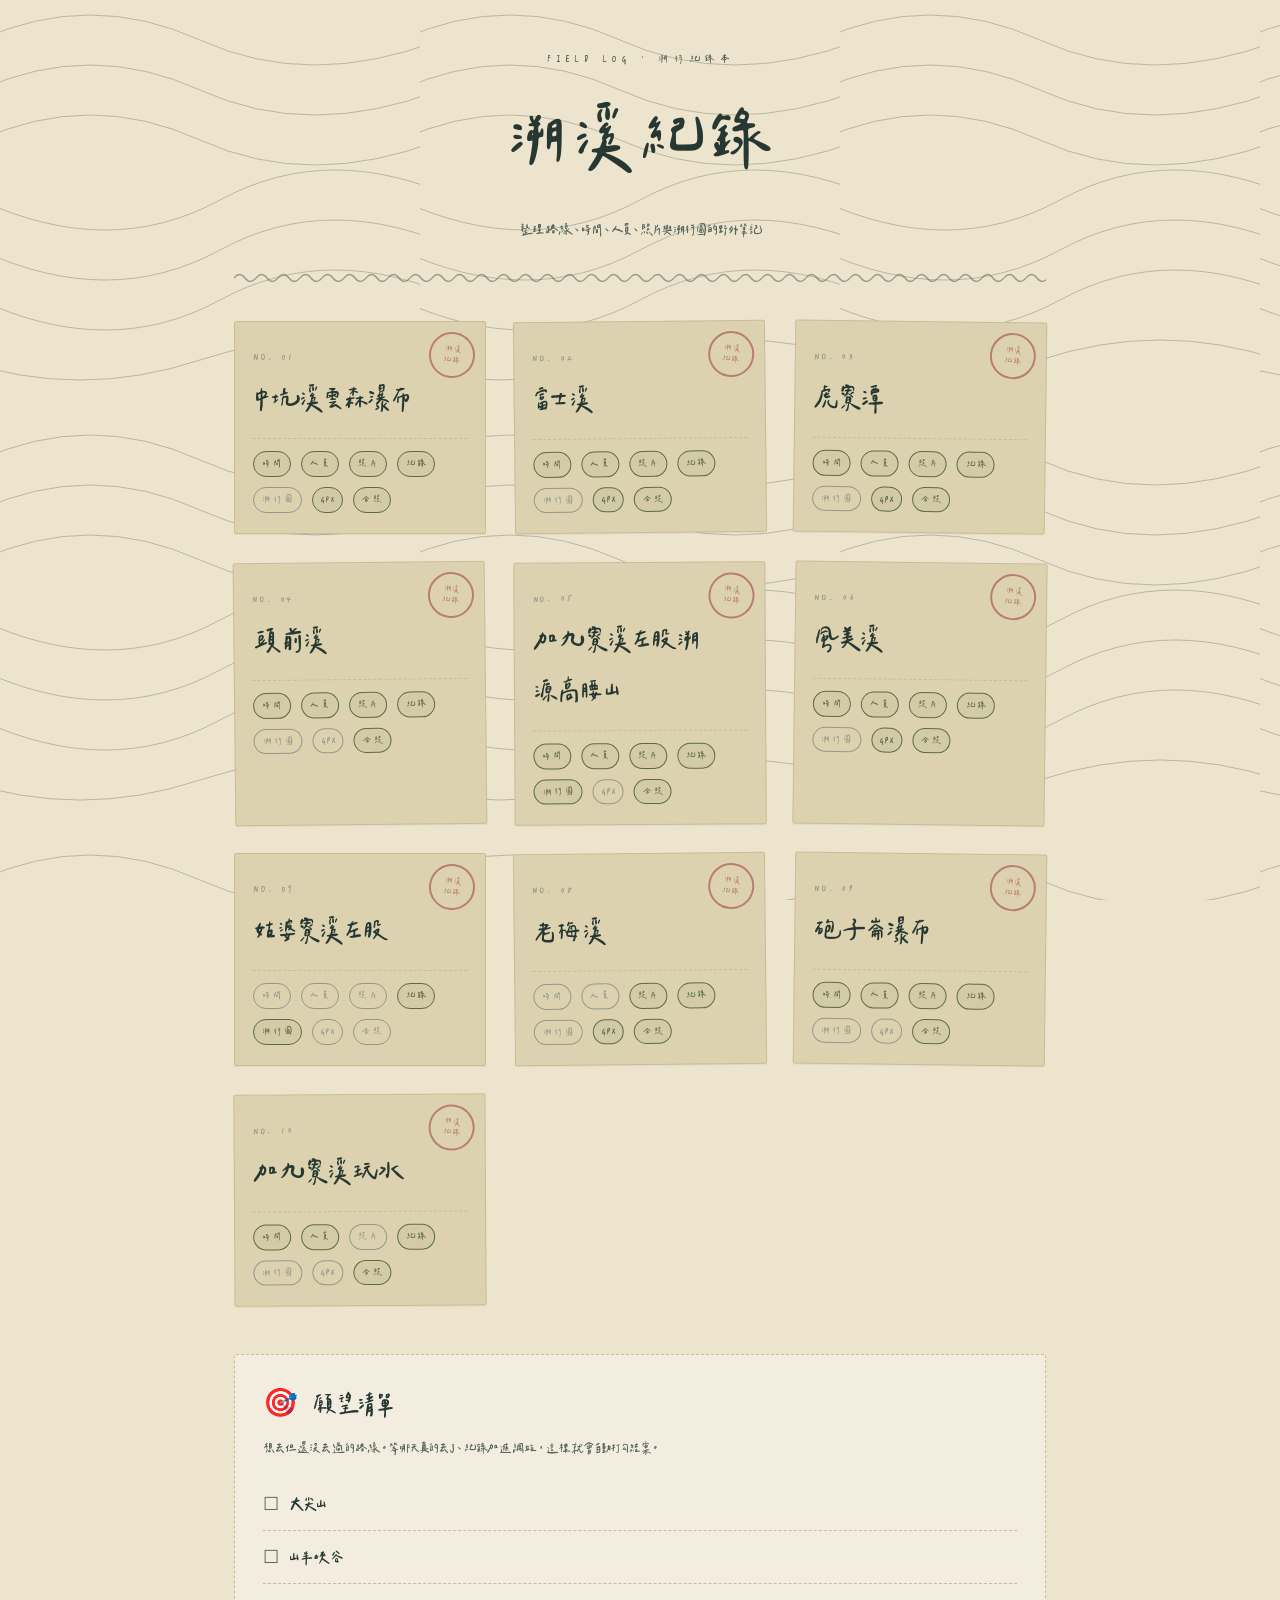
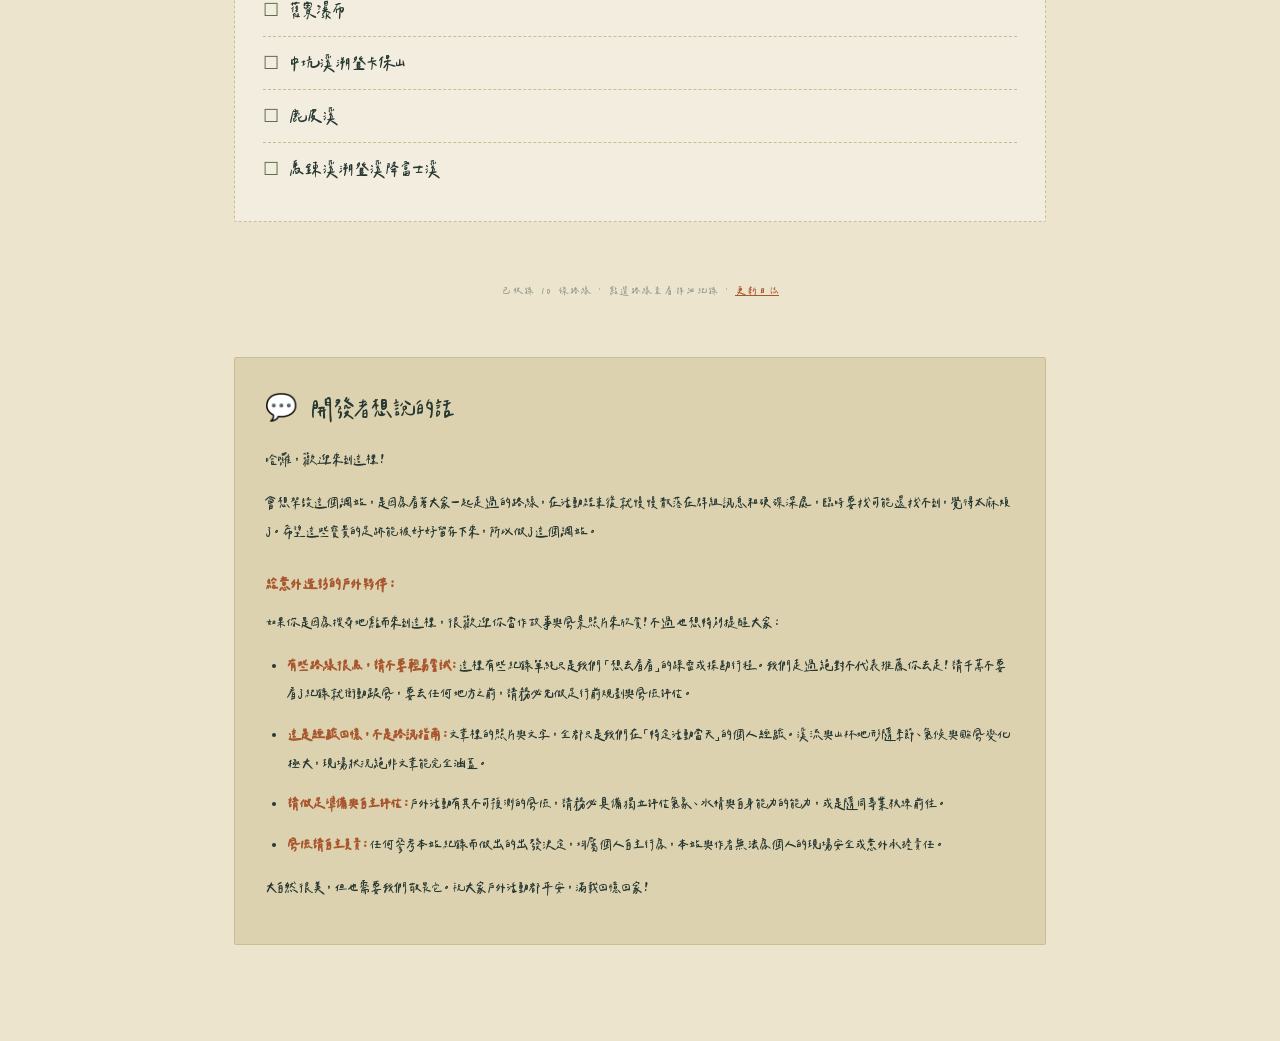
<file: index.html>
<!DOCTYPE html>
<html lang="zh-Hant">
<head>
<meta charset="UTF-8">
<meta name="viewport" content="width=device-width, initial-scale=1.0">
<title>溯溪紀錄</title>
<link rel="stylesheet" href="css/style.css">
</head>
<body>

<svg class="topo-bg" xmlns="http://www.w3.org/2000/svg" width="100%" height="100%" preserveAspectRatio="none">
  <defs>
    <pattern id="topo" width="420" height="420" patternUnits="userSpaceOnUse">
      <g fill="none" stroke="#56635a" stroke-width="1">
        <path d="M-20 40 Q 90 -10, 200 40 T 440 40" />
        <path d="M-20 90 Q 90 40, 200 90 T 440 90" />
        <path d="M-20 140 Q 90 90, 200 140 T 440 140" />
        <path d="M-20 200 Q 110 260, 220 200 T 460 200" />
        <path d="M-20 250 Q 110 310, 220 250 T 460 250" />
        <path d="M-20 300 Q 110 360, 220 300 T 460 300" />
        <path d="M-40 360 Q 80 400, 200 360 T 440 360" />
      </g>
    </pattern>
  </defs>
  <rect width="100%" height="100%" fill="url(#topo)" />
</svg>

<div class="page">

  <header class="masthead">
    <div class="eyebrow">FIELD LOG · 溯行紀錄本</div>
    <h1>溯溪紀錄</h1>
    <p class="sub">整理路線、時間、人員、照片與溯行圖的野外筆記</p>
  </header>

  <div class="divider"></div>

  <div class="stamp-grid" id="stampGrid"></div>

  <section class="wishlist" id="wishlist">
    <h2>🎯 願望清單</h2>
    <p class="wishlist-sub">想去但還沒去過的路線。等哪天真的去了、紀錄加進網站，這裡就會自動打勾結案。</p>
    <div id="wishlistPending"></div>
    <div id="wishlistDone"></div>
  </section>

  <footer class="note">已收錄 <span id="routeCount"></span> 條路線 · 點選路線查看詳細紀錄 · <a href="changelog.html">更新日誌</a></footer>

  <section class="dev-note" id="developer-note">
    <h2>💬 開發者想說的話</h2>

    <p>哈囉，歡迎來到這裡！</p>

    <p>會想架設這個網站，是因為看著大家一起走過的路線，在活動結束後就慢慢散落在群組訊息和硬碟深處，臨時要找可能還找不到，覺得太麻煩了。希望這些寶貴的足跡能被好好留存下來，所以做了這個網站。</p>

    <h3>給意外造訪的戶外夥伴：</h3>

    <p>如果你是因為搜尋地點而來到這裡，很歡迎你當作故事與風景照片來欣賞！不過也想特別提醒大家：</p>

    <ul>
      <li><strong>有些路線很鳥，請不要輕易嘗試：</strong>這裡有些紀錄單純只是我們「想去看看」的踩雷或探勘行程。我們走過絕對不代表推薦你去走！請千萬不要看了紀錄就衝動跟風，要去任何地方之前，請務必先做足行前規劃與風險評估。</li>
      <li><strong>這是經驗回憶，不是路訊指南：</strong>文章裡的照片與文字，全都只是我們在「特定活動當天」的個人經驗。溪流與山林地形隨季節、氣候與颱風變化極大，現場狀況絕非文章能完全涵蓋。</li>
      <li><strong>請做足準備與自主評估：</strong>戶外活動有其不可預測的風險，請務必具備獨立評估氣象、水情與自身能力的能力，或是隨同專業教練前往。</li>
      <li><strong>風險請自主負責：</strong>任何參考本站紀錄而做出的出發決定，均屬個人自主行為，本站與作者無法為個人的現場安全或意外承擔責任。</li>
    </ul>

    <p>大自然很美，但也需要我們敬畏它。祝大家戶外活動都平安，滿載回憶回家！</p>
  </section>

</div>

<script src="js/routes-data.js"></script>
<script src="js/wishlist-data.js"></script>
<script>
  const grid = document.getElementById("stampGrid");

  ROUTES.forEach((route, i) => {
    const no = String(i + 1).padStart(2, "0");
    const iconsHtml = FIELD_META.map(f => {
      const filled = hasField(route, f.key);
      return `<span class="field-icon ${filled ? "filled" : ""}">${f.label}</span>`;
    }).join("");

    const visitCount = route.trips.length;
    const ringText = visitCount > 1 ? `去了<br>${visitCount} 次` : "溯溪<br>紀錄";

    const card = document.createElement("a");
    card.className = "stamp-card";
    card.href = `route.html?r=${route.slug}`;
    card.innerHTML = `
      <div class="stamp-ring">${ringText}</div>
      <div class="route-no">NO. ${no}</div>
      <h2>${route.name}</h2>
      <div class="field-icons">${iconsHtml}</div>
    `;
    grid.appendChild(card);
  });

  document.getElementById("routeCount").textContent = ROUTES.length;

  // ---- 願望清單 ----
  const pending = getPendingWishlist();
  const completed = getCompletedWishlist();
  const pendingEl = document.getElementById("wishlistPending");
  const doneEl = document.getElementById("wishlistDone");

  if (pending.length) {
    pendingEl.innerHTML = `<ul class="wish-list">` + pending.map(w => `
      <li class="wish-item">
        <span class="wish-box">☐</span>
        <span class="wish-name">${w.name}</span>
        ${w.note ? `<span class="wish-note">${w.note}</span>` : ""}
      </li>
    `).join("") + `</ul>`;
  } else {
    pendingEl.innerHTML = `<div class="wish-empty">願望清單清空了，該想想下一條要去哪了。</div>`;
  }

  if (completed.length) {
    doneEl.innerHTML = `
      <div class="wish-done-head">已完成 ${completed.length} 個願望</div>
      <ul class="wish-list wish-list-done">` + completed.map(w => `
        <li class="wish-item done">
          <span class="wish-box">☑</span>
          <a class="wish-name" href="route.html?r=${w.route.slug}">${w.name}</a>
        </li>
      `).join("") + `</ul>`;
  }
</script>

</body>
</html>
</file>
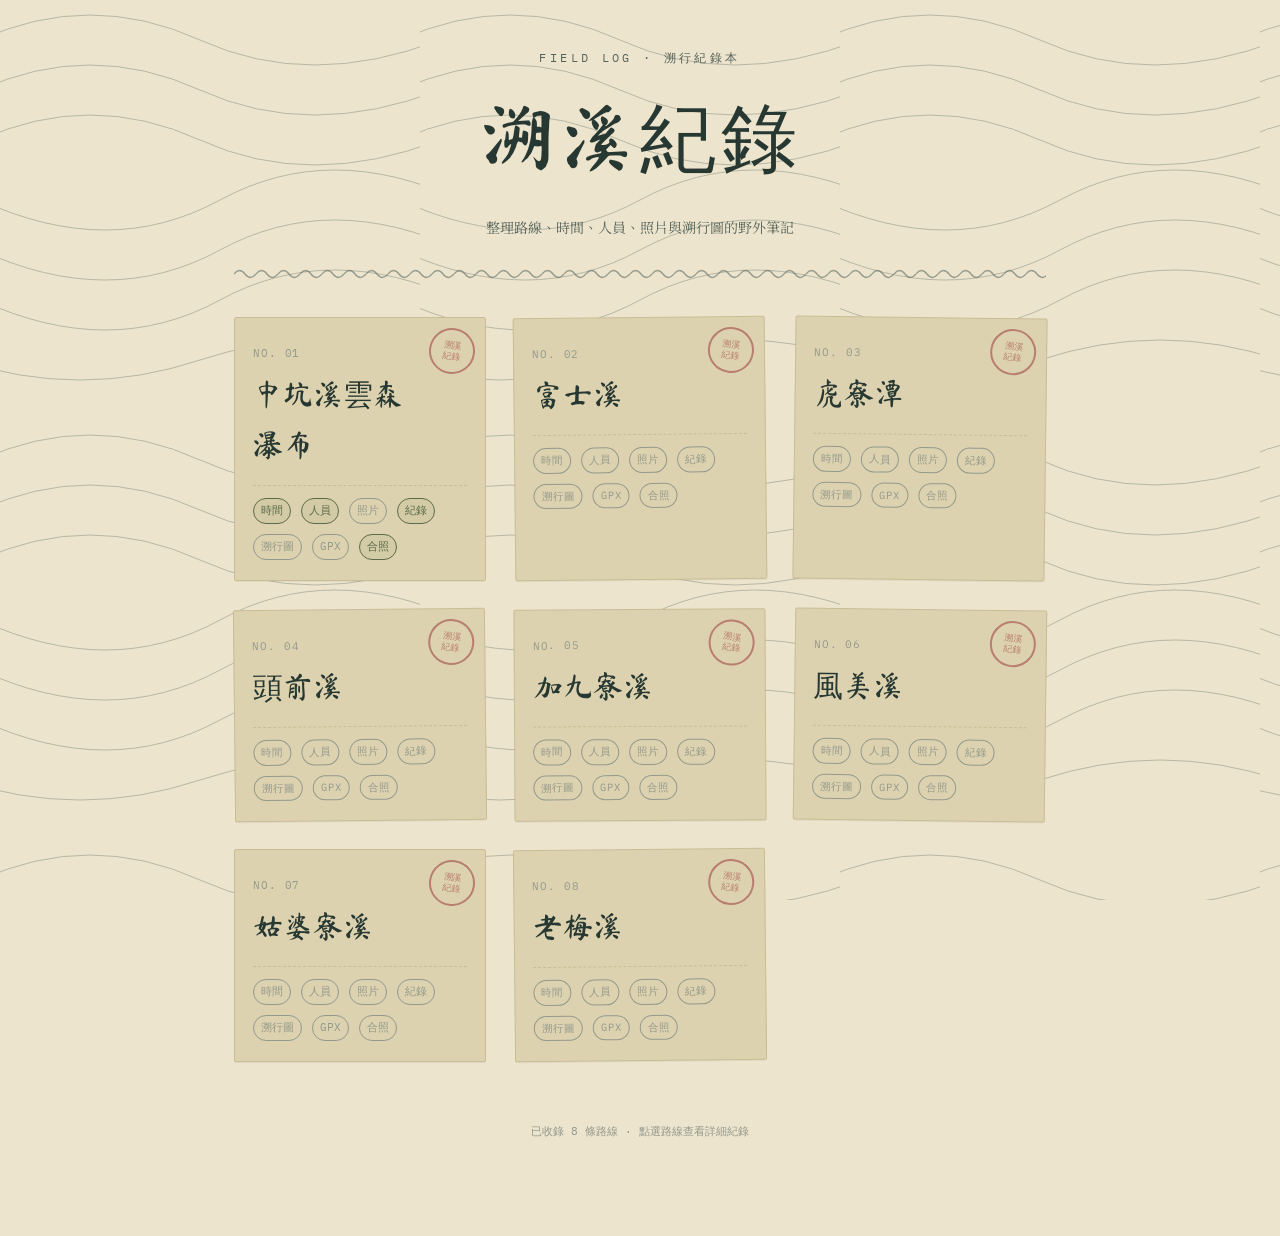
<file: canyoning-site/index.html>
<!DOCTYPE html>
<html lang="zh-Hant">
<head>
<meta charset="UTF-8">
<meta name="viewport" content="width=device-width, initial-scale=1.0">
<title>溯溪紀錄</title>
<link rel="stylesheet" href="css/style.css">
</head>
<body>

<svg class="topo-bg" xmlns="http://www.w3.org/2000/svg" width="100%" height="100%" preserveAspectRatio="none">
  <defs>
    <pattern id="topo" width="420" height="420" patternUnits="userSpaceOnUse">
      <g fill="none" stroke="#56635a" stroke-width="1">
        <path d="M-20 40 Q 90 -10, 200 40 T 440 40" />
        <path d="M-20 90 Q 90 40, 200 90 T 440 90" />
        <path d="M-20 140 Q 90 90, 200 140 T 440 140" />
        <path d="M-20 200 Q 110 260, 220 200 T 460 200" />
        <path d="M-20 250 Q 110 310, 220 250 T 460 250" />
        <path d="M-20 300 Q 110 360, 220 300 T 460 300" />
        <path d="M-40 360 Q 80 400, 200 360 T 440 360" />
      </g>
    </pattern>
  </defs>
  <rect width="100%" height="100%" fill="url(#topo)" />
</svg>

<div class="page">

  <header class="masthead">
    <div class="eyebrow">FIELD LOG · 溯行紀錄本</div>
    <h1>溯溪紀錄</h1>
    <p class="sub">整理路線、時間、人員、照片與溯行圖的野外筆記</p>
  </header>

  <div class="divider"></div>

  <div class="stamp-grid" id="stampGrid"></div>

  <footer class="note">已收錄 <span id="routeCount"></span> 條路線 · 點選路線查看詳細紀錄</footer>

</div>

<script src="js/routes-data.js"></script>
<script>
  const grid = document.getElementById("stampGrid");

  ROUTES.forEach((route, i) => {
    const no = String(i + 1).padStart(2, "0");
    const iconsHtml = FIELD_META.map(f => {
      const filled = hasField(route, f.key);
      return `<span class="field-icon ${filled ? "filled" : ""}">${f.label}</span>`;
    }).join("");

    const card = document.createElement("a");
    card.className = "stamp-card";
    card.href = `route.html?r=${route.slug}`;
    card.innerHTML = `
      <div class="stamp-ring">溯溪<br>紀錄</div>
      <div class="route-no">NO. ${no}</div>
      <h2>${route.name}</h2>
      <div class="field-icons">${iconsHtml}</div>
    `;
    grid.appendChild(card);
  });

  document.getElementById("routeCount").textContent = ROUTES.length;
</script>

</body>
</html>
</file>
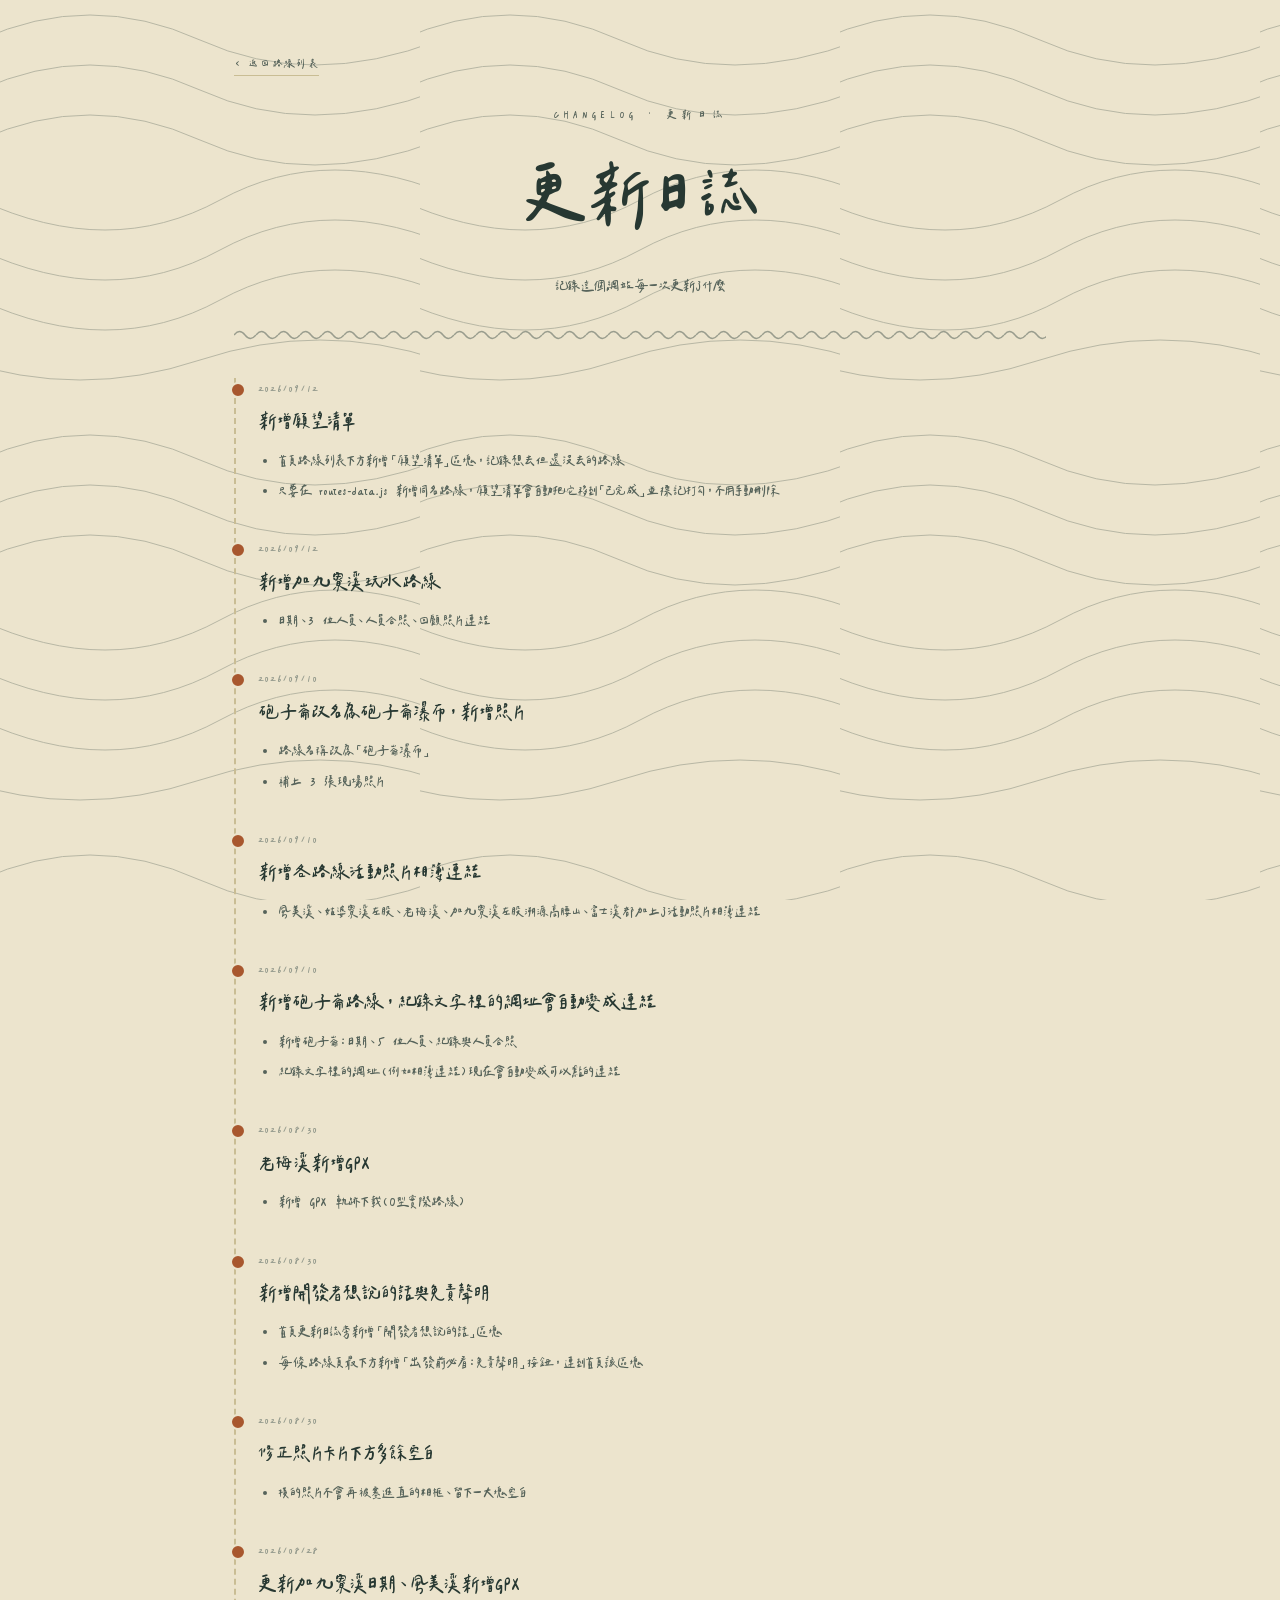
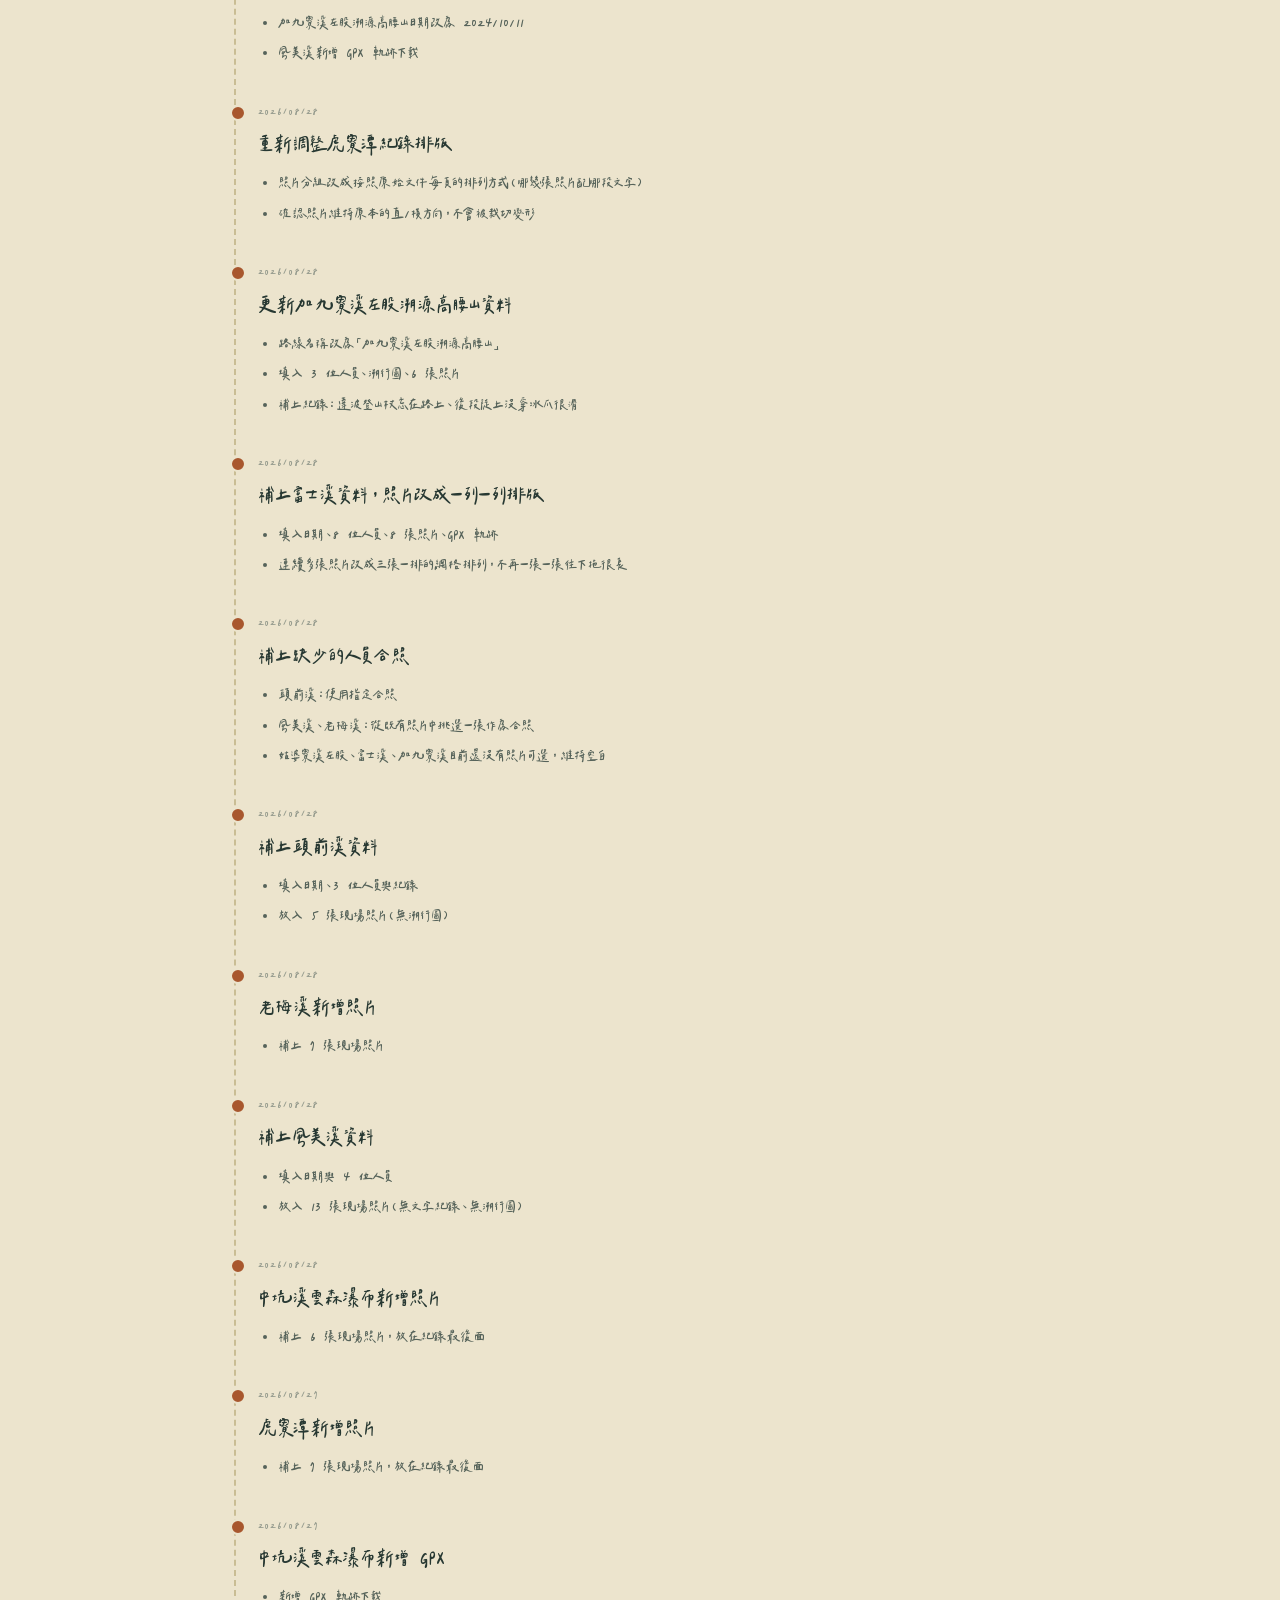
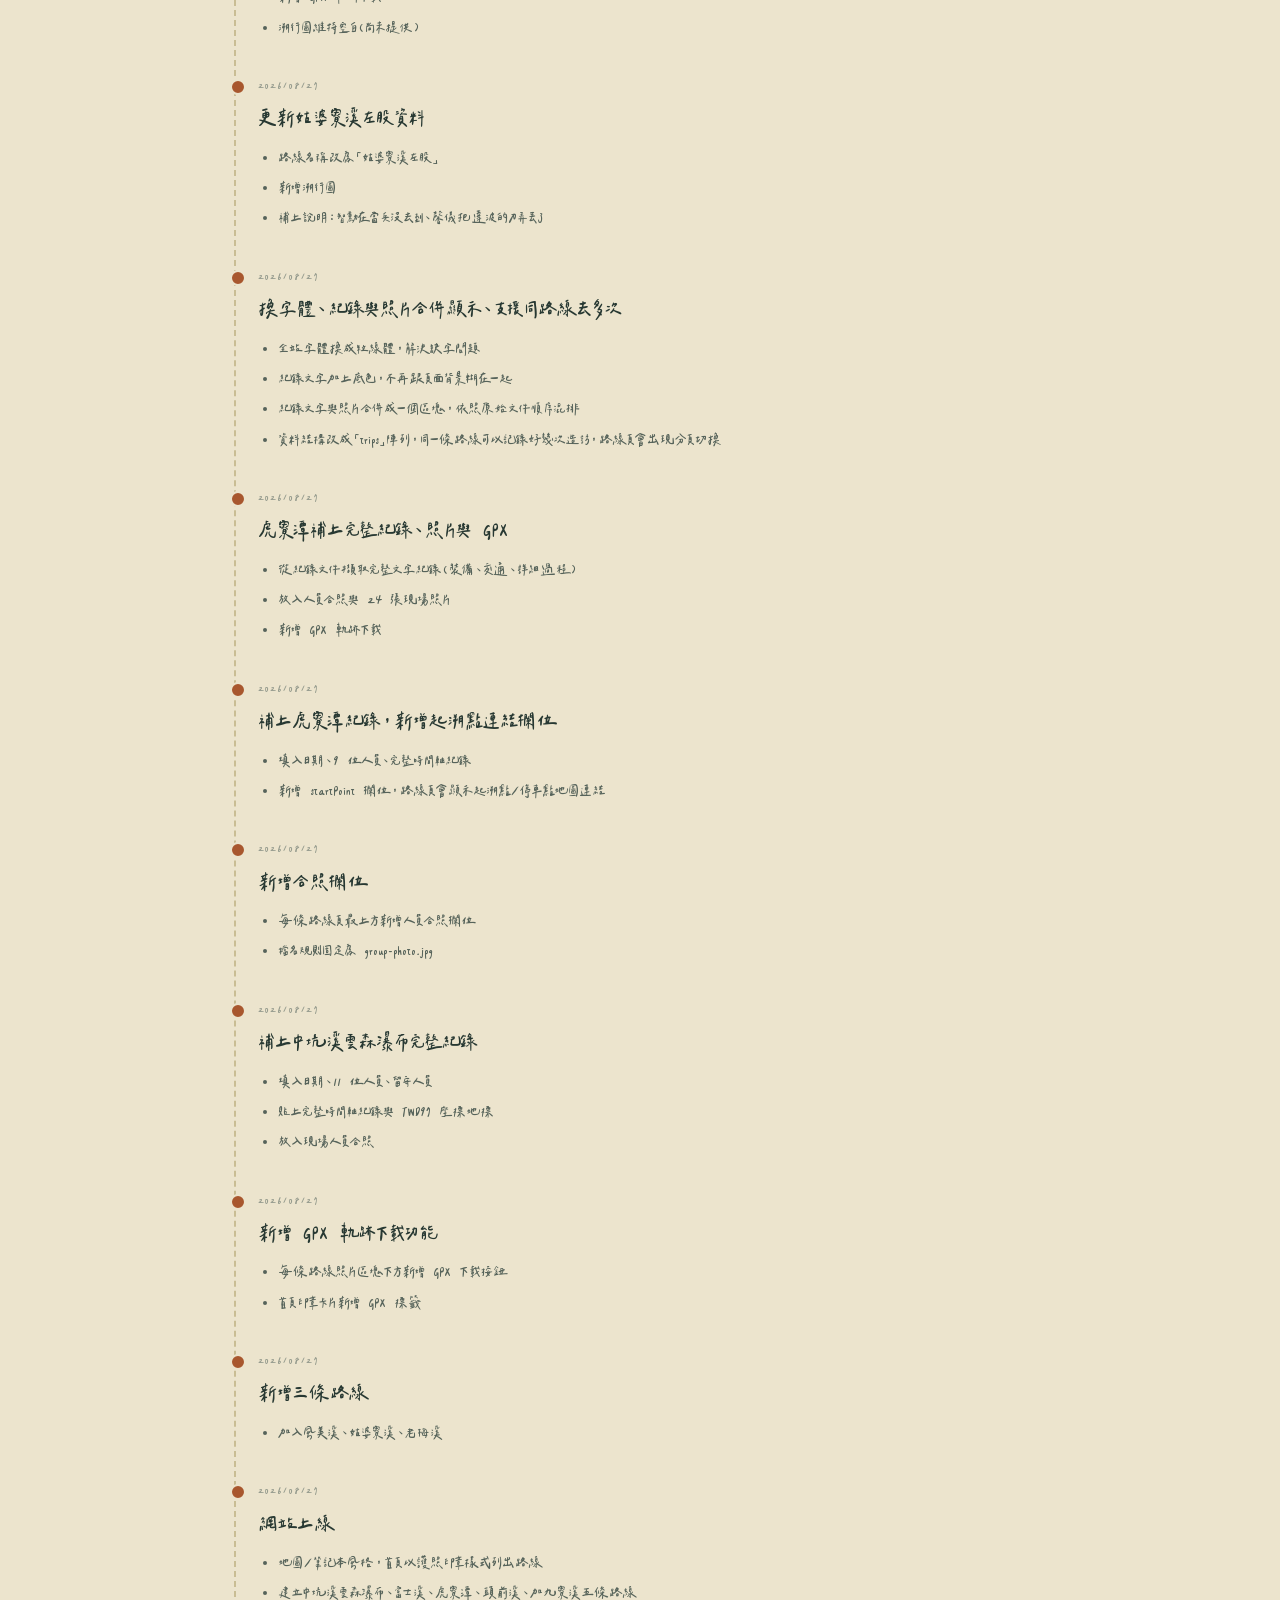
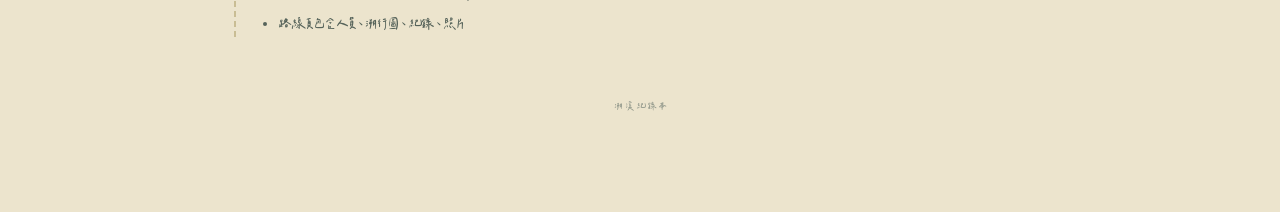
<file: changelog.html>
<!DOCTYPE html>
<html lang="zh-Hant">
<head>
<meta charset="UTF-8">
<meta name="viewport" content="width=device-width, initial-scale=1.0">
<title>更新日誌 · 溯溪紀錄</title>
<link rel="stylesheet" href="css/style.css">
</head>
<body>

<svg class="topo-bg" xmlns="http://www.w3.org/2000/svg" width="100%" height="100%" preserveAspectRatio="none">
  <defs>
    <pattern id="topo" width="420" height="420" patternUnits="userSpaceOnUse">
      <g fill="none" stroke="#56635a" stroke-width="1">
        <path d="M-20 40 Q 90 -10, 200 40 T 440 40" />
        <path d="M-20 90 Q 90 40, 200 90 T 440 90" />
        <path d="M-20 140 Q 90 90, 200 140 T 440 140" />
        <path d="M-20 200 Q 110 260, 220 200 T 460 200" />
        <path d="M-20 250 Q 110 310, 220 250 T 460 250" />
        <path d="M-20 300 Q 110 360, 220 300 T 460 300" />
        <path d="M-40 360 Q 80 400, 200 360 T 440 360" />
      </g>
    </pattern>
  </defs>
  <rect width="100%" height="100%" fill="url(#topo)" />
</svg>

<div class="page">
  <a class="back-link" href="index.html">‹ 返回路線列表</a>

  <header class="masthead">
    <div class="eyebrow">CHANGELOG · 更新日誌</div>
    <h1>更新日誌</h1>
    <p class="sub">記錄這個網站每一次更新了什麼</p>
  </header>

  <div class="divider"></div>

  <div class="timeline" id="timeline"></div>

  <footer class="note">溯溪紀錄本</footer>
</div>

<script src="js/changelog-data.js"></script>
<script>
  const timeline = document.getElementById("timeline");

  CHANGELOG.forEach(entry => {
    const notesHtml = (entry.notes && entry.notes.length)
      ? `<ul>${entry.notes.map(n => `<li>${n}</li>`).join("")}</ul>`
      : "";

    const item = document.createElement("div");
    item.className = "timeline-item";
    item.innerHTML = `
      <div class="timeline-date">${entry.date}</div>
      <div class="timeline-body">
        <h3>${entry.title}</h3>
        ${notesHtml}
      </div>
    `;
    timeline.appendChild(item);
  });
</script>

</body>
</html>
</file>
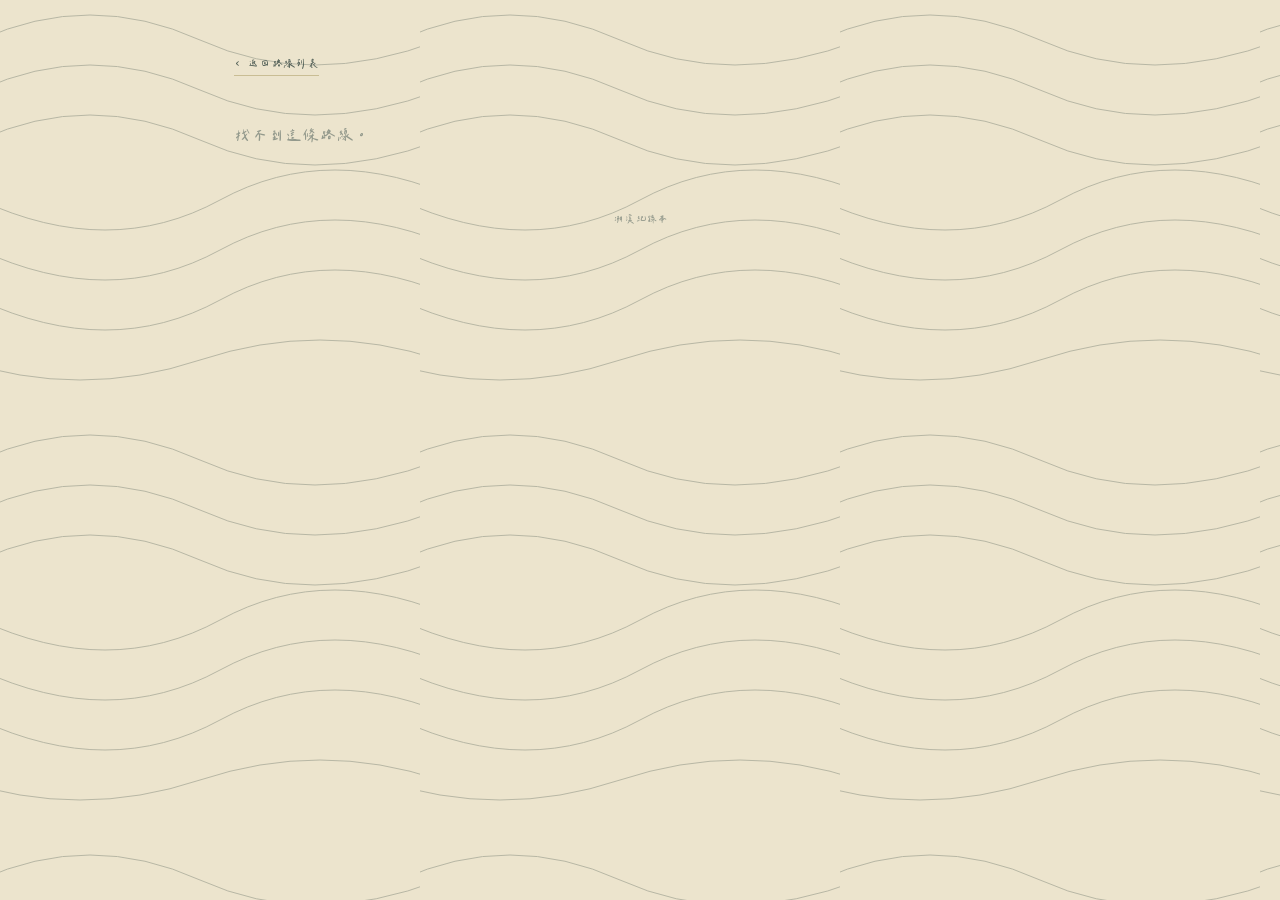
<file: route.html>
<!DOCTYPE html>
<html lang="zh-Hant">
<head>
<meta charset="UTF-8">
<meta name="viewport" content="width=device-width, initial-scale=1.0">
<title>路線紀錄</title>
<link rel="stylesheet" href="css/style.css">
</head>
<body>

<svg class="topo-bg" xmlns="http://www.w3.org/2000/svg" width="100%" height="100%" preserveAspectRatio="none">
  <defs>
    <pattern id="topo" width="420" height="420" patternUnits="userSpaceOnUse">
      <g fill="none" stroke="#56635a" stroke-width="1">
        <path d="M-20 40 Q 90 -10, 200 40 T 440 40" />
        <path d="M-20 90 Q 90 40, 200 90 T 440 90" />
        <path d="M-20 140 Q 90 90, 200 140 T 440 140" />
        <path d="M-20 200 Q 110 260, 220 200 T 460 200" />
        <path d="M-20 250 Q 110 310, 220 250 T 460 250" />
        <path d="M-20 300 Q 110 360, 220 300 T 460 300" />
        <path d="M-40 360 Q 80 400, 200 360 T 440 360" />
      </g>
    </pattern>
  </defs>
  <rect width="100%" height="100%" fill="url(#topo)" />
</svg>

<div class="page">
  <a class="back-link" href="index.html">‹ 返回路線列表</a>

  <div id="content">
    <p style="font-family:'Lihsianti Mono','IBM Plex Mono',monospace; color:var(--ink-faint);">找不到這條路線。</p>
  </div>

  <footer class="note">溯溪紀錄本</footer>
</div>

<script src="js/routes-data.js"></script>
<script>
  const params = new URLSearchParams(location.search);
  const slug = params.get("r");
  const route = getRoute(slug);
  const content = document.getElementById("content");

  // 選第幾次的 trip，網址可以帶 &t=2 直接跳到第二次；預設顯示最新一次
  let tripIndex = route ? route.trips.length - 1 : 0;
  const requestedTrip = parseInt(params.get("t"), 10);
  if (route && requestedTrip >= 1 && requestedTrip <= route.trips.length) {
    tripIndex = requestedTrip - 1;
  }

  function escapeHtml(str) {
    return String(str)
      .replace(/&/g, "&amp;")
      .replace(/</g, "&lt;")
      .replace(/>/g, "&gt;");
  }

  function linkify(escapedStr) {
    return escapedStr.replace(/https?:\/\/[^\s<]+/g, url =>
      `<a href="${url}" target="_blank" rel="noopener">${url}</a>`
    );
  }

  function renderTrip() {
    const trip = route.trips[tripIndex];
    const idx = ROUTES.indexOf(route);
    const no = String(idx + 1).padStart(2, "0");
    const tripFolder = `images/${route.slug}/trip${tripIndex + 1}`;

    // ---- 多次造訪的分頁切換 ----
    let tabsHtml = "";
    if (route.trips.length > 1) {
      tabsHtml = `<div class="trip-tabs">` + route.trips.map((t, i) => {
        const label = t.date ? `第 ${i + 1} 次 · ${t.date}` : `第 ${i + 1} 次`;
        const active = i === tripIndex ? "active" : "";
        return `<button class="trip-tab ${active}" data-trip="${i}">${label}</button>`;
      }).join("") + `</div>`;
    }

    // ---- 合照 ----
    const groupPhotoBlock = trip.groupPhoto
      ? `<figure class="group-photo"><img src="${tripFolder}/${trip.groupPhoto}" alt="${route.name} 人員合照"></figure>`
      : `<div class="placeholder-box group-photo-placeholder">尚無人員合照<br>將照片放入 ${tripFolder}/group-photo.jpg 後於 routes-data.js 把這次 trip 的 groupPhoto 填成 "group-photo.jpg"</div>`;

    // ---- 資訊列 ----
    const dateChip = trip.date
      ? `<div class="info-chip"><span class="k">時間</span>${trip.date}</div>`
      : `<div class="info-chip empty"><span class="k">時間</span>尚無紀錄</div>`;

    const diffChip = trip.difficulty
      ? `<div class="info-chip"><span class="k">難度</span>${trip.difficulty}</div>`
      : "";

    const startPointChip = trip.startPoint
      ? `<a class="info-chip" href="${trip.startPoint}" target="_blank" rel="noopener"><span class="k">起溯點</span>開啟地圖 ↗</a>`
      : "";

    // ---- 人員 ----
    const membersBlock = (trip.members && trip.members.length)
      ? `<div class="members-list">${trip.members.map(m => `<span>${m}</span>`).join("")}</div>`
      : `<div class="placeholder-box">尚無人員紀錄</div>`;

    const supportBlock = (trip.support && trip.support.length)
      ? `<div class="support-row"><span class="support-label">留守</span><div class="members-list">${trip.support.map(m => `<span>${m}</span>`).join("")}</div></div>`
      : "";

    // ---- 溯行圖 ----
    const mapBlock = trip.mapImage
      ? `<div class="map-frame"><img src="${tripFolder}/${trip.mapImage}" alt="${route.name} 溯行圖"></div>`
      : `<div class="placeholder-box">尚無溯行圖<br>將圖片放入 ${tripFolder}/route-map.jpg 後於 routes-data.js 把這次 trip 的 mapImage 填成 "route-map.jpg"</div>`;

    // ---- 紀錄（文字＋照片混排，連續的照片會排成一列一列，不會一張一張拖很長） ----
    let entriesBlock = "";
    if (trip.entries && trip.entries.length) {
      const blocks = [];
      let photoRun = [];

      const flushPhotoRun = () => {
        if (!photoRun.length) return;
        const cols = Math.min(photoRun.length, 3);
        const figuresHtml = photoRun.map((e, i) => {
          const rotClass = i % 3 === 0 ? "rot-a" : (i % 3 === 1 ? "rot-b" : "rot-c");
          const caption = e.caption ? `<figcaption>${escapeHtml(e.caption)}</figcaption>` : "";
          return `<figure class="grid-photo ${rotClass}"><img src="${tripFolder}/photos/${e.src}" alt="${route.name}">${caption}</figure>`;
        }).join("");
        blocks.push(`<div class="entry-photo-grid" style="--cols: ${cols};">${figuresHtml}</div>`);
        photoRun = [];
      };

      trip.entries.forEach(e => {
        if (e.type === "photo") {
          photoRun.push(e);
        } else {
          flushPhotoRun();
          blocks.push(`<p class="entry-text">${linkify(escapeHtml(e.text)).replace(/\n/g, "<br>")}</p>`);
        }
      });
      flushPhotoRun();

      entriesBlock = `<div class="entry-flow">${blocks.join("")}</div>`;
    } else {
      entriesBlock = `<div class="placeholder-box">尚無文字紀錄或照片</div>`;
    }

    // ---- GPX ----
    const gpxBlock = trip.gpx
      ? `<a class="gpx-download" href="${tripFolder}/${trip.gpx}" download>⬇ 下載 GPX 軌跡（${trip.gpx}）</a>`
      : `<div class="placeholder-box">尚無 GPX 檔<br>將檔案放入 ${tripFolder}/track.gpx 後於 routes-data.js 把這次 trip 的 gpx 填成 "track.gpx"</div>`;

    content.innerHTML = `
      ${groupPhotoBlock}

      <div class="route-head">
        <div class="route-no">NO. ${no}</div>
        <h1>${route.name}</h1>
      </div>

      ${tabsHtml}

      <div class="info-strip">
        ${dateChip}
        ${diffChip}
        ${startPointChip}
      </div>

      <section class="block">
        <h3>人員</h3>
        ${membersBlock}
        ${supportBlock}
      </section>

      <section class="block">
        <h3>溯行圖</h3>
        ${mapBlock}
      </section>

      <section class="block">
        <h3>紀錄</h3>
        ${entriesBlock}
      </section>

      <section class="block">
        <h3>GPX 軌跡下載</h3>
        ${gpxBlock}
      </section>

      <a class="disclaimer-link" href="index.html#developer-note">⚠ 免責聲明與開發者的話</a>
    `;

    if (route.trips.length > 1) {
      document.querySelectorAll(".trip-tab").forEach(btn => {
        btn.addEventListener("click", () => {
          tripIndex = parseInt(btn.dataset.trip, 10);
          renderTrip();
          window.scrollTo({ top: 0, behavior: "smooth" });
        });
      });
    }
  }

  if (route) {
    document.title = route.name + " · 溯溪紀錄";
    renderTrip();
  }
</script>

</body>
</html>
</file>
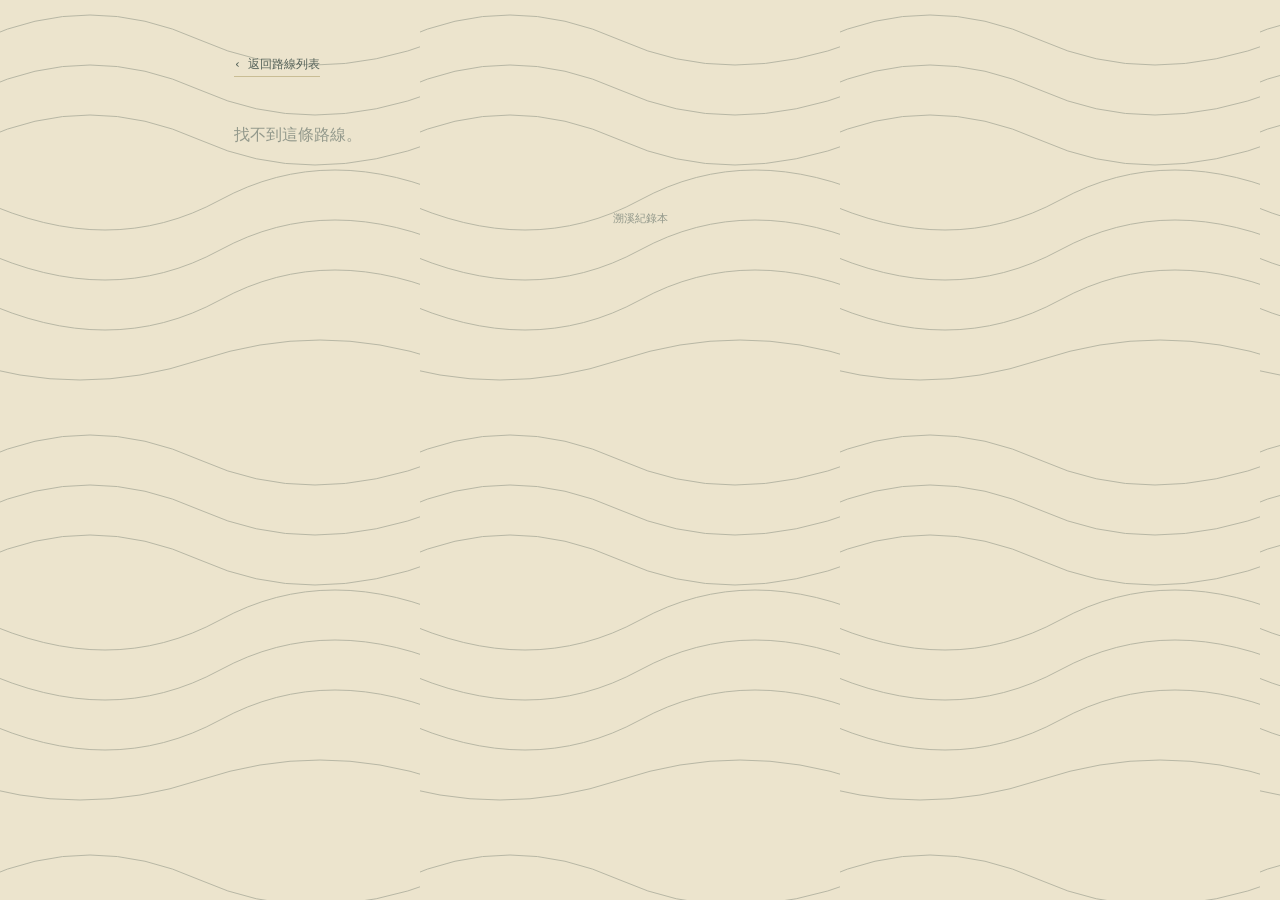
<file: canyoning-site/route.html>
<!DOCTYPE html>
<html lang="zh-Hant">
<head>
<meta charset="UTF-8">
<meta name="viewport" content="width=device-width, initial-scale=1.0">
<title>路線紀錄</title>
<link rel="stylesheet" href="css/style.css">
</head>
<body>

<svg class="topo-bg" xmlns="http://www.w3.org/2000/svg" width="100%" height="100%" preserveAspectRatio="none">
  <defs>
    <pattern id="topo" width="420" height="420" patternUnits="userSpaceOnUse">
      <g fill="none" stroke="#56635a" stroke-width="1">
        <path d="M-20 40 Q 90 -10, 200 40 T 440 40" />
        <path d="M-20 90 Q 90 40, 200 90 T 440 90" />
        <path d="M-20 140 Q 90 90, 200 140 T 440 140" />
        <path d="M-20 200 Q 110 260, 220 200 T 460 200" />
        <path d="M-20 250 Q 110 310, 220 250 T 460 250" />
        <path d="M-20 300 Q 110 360, 220 300 T 460 300" />
        <path d="M-40 360 Q 80 400, 200 360 T 440 360" />
      </g>
    </pattern>
  </defs>
  <rect width="100%" height="100%" fill="url(#topo)" />
</svg>

<div class="page">
  <a class="back-link" href="index.html">‹ 返回路線列表</a>

  <div id="content">
    <p style="font-family:'IBM Plex Mono',monospace; color:var(--ink-faint);">找不到這條路線。</p>
  </div>

  <footer class="note">溯溪紀錄本</footer>
</div>

<script src="js/routes-data.js"></script>
<script>
  const params = new URLSearchParams(location.search);
  const slug = params.get("r");
  const route = getRoute(slug);
  const content = document.getElementById("content");

  if (route) {
    document.title = route.name + " · 溯溪紀錄";

    const idx = ROUTES.indexOf(route);
    const no = String(idx + 1).padStart(2, "0");

    const groupPhotoBlock = route.groupPhoto
      ? `<figure class="group-photo"><img src="images/${route.slug}/${route.groupPhoto}" alt="${route.name} 人員合照"></figure>`
      : `<div class="placeholder-box group-photo-placeholder">尚無人員合照<br>將照片放入 images/${route.slug}/group-photo.jpg 後於 routes-data.js 把 groupPhoto 填成 "group-photo.jpg"</div>`;

    const dateChip = route.date
      ? `<div class="info-chip"><span class="k">時間</span>${route.date}</div>`
      : `<div class="info-chip empty"><span class="k">時間</span>尚無紀錄</div>`;

    const diffChip = route.difficulty
      ? `<div class="info-chip"><span class="k">難度</span>${route.difficulty}</div>`
      : "";

    const membersBlock = (route.members && route.members.length)
      ? `<div class="members-list">${route.members.map(m => `<span>${m}</span>`).join("")}</div>`
      : `<div class="placeholder-box">尚無人員紀錄</div>`;

    const supportBlock = (route.support && route.support.length)
      ? `<div class="support-row"><span class="support-label">留守</span><div class="members-list">${route.support.map(m => `<span>${m}</span>`).join("")}</div></div>`
      : "";

    const mapBlock = route.mapImage
      ? `<div class="map-frame"><img src="images/${route.slug}/${route.mapImage}" alt="${route.name} 溯行圖"></div>`
      : `<div class="placeholder-box">尚無溯行圖<br>將圖片放入 images/${route.slug}/route-map.jpg 後於 routes-data.js 填入檔名</div>`;

    const logBlock = route.log
      ? `<p class="log-text">${route.log.replace(/\n/g, "<br>")}</p>`
      : `<div class="placeholder-box">尚無文字紀錄</div>`;

    const photosBlock = (route.photos && route.photos.length)
      ? `<div class="photo-grid">${route.photos.map(p =>
          `<figure><img src="images/${route.slug}/photos/${p}" alt="${route.name}"></figure>`
        ).join("")}</div>`
      : `<div class="placeholder-box">尚無照片<br>將照片放入 images/${route.slug}/photos/ 後於 routes-data.js 填入檔名</div>`;

    const gpxBlock = route.gpx
      ? `<a class="gpx-download" href="images/${route.slug}/${route.gpx}" download>⬇ 下載 GPX 軌跡（${route.gpx}）</a>`
      : `<div class="placeholder-box">尚無 GPX 檔<br>將檔案放入 images/${route.slug}/track.gpx 後於 routes-data.js 填入檔名</div>`;

    content.innerHTML = `
      ${groupPhotoBlock}

      <div class="route-head">
        <div class="route-no">NO. ${no}</div>
        <h1>${route.name}</h1>
      </div>

      <div class="info-strip">
        ${dateChip}
        ${diffChip}
      </div>

      <section class="block">
        <h3>人員</h3>
        ${membersBlock}
        ${supportBlock}
      </section>

      <section class="block">
        <h3>溯行圖</h3>
        ${mapBlock}
      </section>

      <section class="block">
        <h3>紀錄</h3>
        ${logBlock}
      </section>

      <section class="block">
        <h3>照片</h3>
        ${photosBlock}
      </section>

      <section class="block">
        <h3>GPX 軌跡下載</h3>
        ${gpxBlock}
      </section>
    `;
  }
</script>

</body>
</html>
</file>
<file: css/style.css>
@import url('https://fonts.googleapis.com/css2?family=Noto+Serif+TC:wght@400;600;700&family=IBM+Plex+Mono:wght@400;500&display=swap');

@font-face {
  font-family: 'Lihsianti';
  src: url('../fonts/lihsianti-proportional.ttf') format('truetype');
  font-weight: normal;
  font-style: normal;
  font-display: swap;
}

@font-face {
  font-family: 'Lihsianti Mono';
  src: url('../fonts/lihsianti-monospaced.ttf') format('truetype');
  font-weight: normal;
  font-style: normal;
  font-display: swap;
}

:root {
  --paper: #ece4cd;
  --paper-dark: #ddd2af;
  --paper-line: #c9bd94;
  --ink: #273832;
  --ink-soft: #56635a;
  --ink-faint: #93998c;
  --river: #3e6b89;
  --rust: #a8572e;
  --moss: #5c6b47;
  --stamp: #9b3b3b;
  --radius: 2px;
}

* { box-sizing: border-box; }

html { scroll-behavior: smooth; }

body {
  margin: 0;
  background: var(--paper);
  color: var(--ink);
  font-size: 17px;
  font-family: 'Lihsianti', 'Noto Serif TC', serif;
  line-height: 1.7;
  min-height: 100vh;
  position: relative;
}

/* ---------- 紙面紋理：等高線背景 ---------- */
.topo-bg {
  position: fixed;
  inset: 0;
  z-index: 0;
  pointer-events: none;
  opacity: 0.35;
}

.grain {
  position: fixed;
  inset: 0;
  z-index: 0;
  pointer-events: none;
  opacity: 0.06;
  mix-blend-mode: multiply;
}

.page {
  position: relative;
  z-index: 1;
  max-width: 860px;
  margin: 0 auto;
  padding: 48px 24px 96px;
}

a { color: inherit; }

/* ---------- Header ---------- */
.masthead {
  text-align: center;
  margin-bottom: 8px;
}

.masthead .eyebrow {
  font-family: 'Lihsianti Mono', 'IBM Plex Mono', monospace;
  font-size: 12px;
  letter-spacing: 0.28em;
  color: var(--ink-soft);
  text-transform: uppercase;
}

.masthead h1 {
  font-family: 'Lihsianti', 'Noto Serif TC', serif;
  font-size: clamp(48px, 9vw, 76px);
  font-weight: 400;
  color: var(--ink);
  margin: 4px 0 6px;
  letter-spacing: 0.06em;
}

.masthead .sub {
  font-size: 15.5px;
  color: var(--ink-soft);
  margin-bottom: 8px;
}

.divider {
  width: 100%;
  height: 14px;
  margin: 28px 0 36px;
  background-repeat: repeat-x;
  background-size: 22px 14px;
  background-image: url("data:image/svg+xml;utf8,<svg xmlns='http://www.w3.org/2000/svg' width='22' height='14'><path d='M0 7 Q5.5 0 11 7 T22 7' fill='none' stroke='%2356635a' stroke-width='1.4'/></svg>");
  opacity: 0.55;
}

/* ---------- 路線列表（護照頁） ---------- */
.stamp-grid {
  display: grid;
  grid-template-columns: repeat(auto-fill, minmax(220px, 1fr));
  gap: 28px;
  margin-top: 8px;
}

.stamp-card {
  display: block;
  text-decoration: none;
  color: inherit;
  position: relative;
  padding: 26px 18px 20px;
  background: var(--paper-dark);
  border: 1px solid var(--paper-line);
  border-radius: var(--radius);
  transition: transform 0.18s ease, box-shadow 0.18s ease;
  box-shadow: 0 1px 0 rgba(39,56,50,0.06);
}

.stamp-card:nth-child(2n) { transform: rotate(-0.6deg); }
.stamp-card:nth-child(3n) { transform: rotate(0.7deg); }
.stamp-card:nth-child(5n) { transform: rotate(-0.3deg); }

.stamp-card:hover {
  transform: translateY(-3px) rotate(0deg);
  box-shadow: 0 10px 22px rgba(39,56,50,0.16);
}

.stamp-ring {
  position: absolute;
  top: 10px;
  right: 10px;
  width: 46px;
  height: 46px;
  border: 2px solid var(--stamp);
  border-radius: 50%;
  opacity: 0.55;
  display: flex;
  align-items: center;
  justify-content: center;
  font-family: 'Lihsianti Mono', 'IBM Plex Mono', monospace;
  font-size: 9px;
  color: var(--stamp);
  text-align: center;
  line-height: 1.2;
  transform: rotate(8deg);
}

.stamp-card .route-no {
  font-family: 'Lihsianti Mono', 'IBM Plex Mono', monospace;
  font-size: 11px;
  color: var(--ink-faint);
  letter-spacing: 0.08em;
}

.stamp-card h2 {
  font-family: 'Lihsianti', 'Noto Serif TC', serif;
  font-weight: 400;
  font-size: 30px;
  margin: 6px 0 14px;
  color: var(--ink);
  padding-right: 40px;
}

.field-icons {
  display: flex;
  gap: 10px;
  flex-wrap: wrap;
  border-top: 1px dashed var(--paper-line);
  padding-top: 12px;
}

.field-icon {
  font-family: 'Lihsianti Mono', 'IBM Plex Mono', monospace;
  font-size: 10.5px;
  padding: 3px 7px;
  border: 1px solid var(--ink-faint);
  border-radius: 999px;
  color: var(--ink-faint);
}

.field-icon.filled {
  color: var(--moss);
  border-color: var(--moss);
  background: rgba(92,107,71,0.08);
}

/* ---------- 路線詳細頁 ---------- */
.group-photo {
  margin: 0 auto 32px;
  padding: 10px 10px 16px;
  background: #fff;
  border: 1px solid var(--paper-line);
  box-shadow: 0 6px 18px rgba(39,56,50,0.18);
  transform: rotate(-0.8deg);
  max-width: 480px;
}

.group-photo img {
  width: 100%;
  display: block;
}

.group-photo-placeholder {
  margin-bottom: 32px;
}

.back-link {
  display: inline-block;
  font-family: 'Lihsianti Mono', 'IBM Plex Mono', monospace;
  font-size: 12px;
  color: var(--ink-soft);
  text-decoration: none;
  margin-bottom: 28px;
  border-bottom: 1px solid var(--paper-line);
  padding-bottom: 2px;
}

.route-head {
  text-align: center;
  margin-bottom: 8px;
}

.route-head h1 {
  font-family: 'Lihsianti', 'Noto Serif TC', serif;
  font-weight: 400;
  font-size: clamp(40px, 8vw, 60px);
  margin: 0 0 6px;
}

.route-head .route-no {
  font-family: 'Lihsianti Mono', 'IBM Plex Mono', monospace;
  font-size: 12px;
  color: var(--ink-faint);
  letter-spacing: 0.14em;
}

.info-strip {
  display: flex;
  flex-wrap: wrap;
  gap: 14px;
  justify-content: center;
  margin: 22px 0 36px;
}

.info-chip {
  font-family: 'Lihsianti Mono', 'IBM Plex Mono', monospace;
  font-size: 14px;
  padding: 8px 14px;
  background: var(--paper-dark);
  border: 1px solid var(--paper-line);
  border-radius: var(--radius);
  color: var(--ink);
}

.info-chip .k {
  color: var(--ink-faint);
  margin-right: 8px;
}

.info-chip.empty { color: var(--ink-faint); font-style: italic; }

a.info-chip {
  text-decoration: none;
  cursor: pointer;
  transition: background 0.15s ease;
}

a.info-chip:hover {
  background: var(--paper-line);
}

section.block {
  margin: 40px 0;
}

section.block h3 {
  font-family: 'Lihsianti', 'Noto Serif TC', serif;
  font-weight: 400;
  font-size: 30px;
  color: var(--ink);
  margin: 0 0 14px;
  display: flex;
  align-items: center;
  gap: 10px;
}

section.block h3::before {
  content: "";
  width: 8px;
  height: 8px;
  background: var(--rust);
  border-radius: 50%;
  display: inline-block;
}

.placeholder-box {
  border: 1.5px dashed var(--ink-faint);
  border-radius: var(--radius);
  padding: 26px;
  color: var(--ink-faint);
  font-family: 'Lihsianti Mono', 'IBM Plex Mono', monospace;
  font-size: 12.5px;
  text-align: center;
  background: rgba(255,255,255,0.15);
}

.map-frame {
  border: 1px solid var(--paper-line);
  background: var(--paper-dark);
  padding: 10px;
  border-radius: var(--radius);
}

.map-frame img { width: 100%; display: block; }

.entry-flow {
  display: flex;
  flex-direction: column;
  gap: 18px;
}

.entry-text {
  white-space: pre-wrap;
  font-size: 23px;
  line-height: 1.9;
  color: var(--ink);
  margin: 0;
  background: rgba(255,255,255,0.6);
  border: 1px solid var(--paper-line);
  border-left: 3px solid var(--rust);
  border-radius: var(--radius);
  padding: 14px 20px;
  box-shadow: 0 1px 3px rgba(39,56,50,0.06);
}

.entry-text a {
  color: var(--river);
  text-decoration: underline;
}

.entry-photo-grid {
  display: grid;
  grid-template-columns: repeat(var(--cols, 3), 1fr);
  align-items: start;
  gap: 12px;
  margin: 4px 0;
}

.grid-photo {
  margin: 0;
  background: #fff;
  padding: 6px 6px 10px;
  border: 1px solid var(--paper-line);
  box-shadow: 0 3px 8px rgba(39,56,50,0.14);
}

.grid-photo.rot-a { transform: rotate(-1.1deg); }
.grid-photo.rot-b { transform: rotate(0.9deg); }
.grid-photo.rot-c { transform: rotate(-0.4deg); }

.grid-photo img {
  width: 100%;
  display: block;
  height: auto;
}

.grid-photo figcaption {
  margin-top: 6px;
  font-size: 12px;
  color: var(--ink-soft);
  text-align: center;
  line-height: 1.4;
}

@media (max-width: 560px) {
  .entry-photo-grid {
    grid-template-columns: repeat(min(var(--cols, 3), 2), 1fr);
  }
}

/* ---------- 多次造訪的分頁 ---------- */
.trip-tabs {
  display: flex;
  flex-wrap: wrap;
  gap: 8px;
  justify-content: center;
  margin: 20px 0 4px;
}

.trip-tab {
  font-family: 'Lihsianti Mono', 'IBM Plex Mono', monospace;
  font-size: 12.5px;
  padding: 7px 14px;
  background: var(--paper-dark);
  border: 1px solid var(--paper-line);
  border-radius: 999px;
  color: var(--ink-soft);
  cursor: pointer;
  transition: background 0.15s ease, color 0.15s ease;
}

.trip-tab:hover {
  background: var(--paper-line);
}

.trip-tab.active {
  background: var(--rust);
  border-color: var(--rust);
  color: #fff;
}

.gpx-download {
  display: inline-flex;
  align-items: center;
  gap: 8px;
  font-family: 'Lihsianti Mono', 'IBM Plex Mono', monospace;
  font-size: 13px;
  text-decoration: none;
  color: var(--paper);
  background: var(--moss);
  border: 1px solid var(--moss);
  padding: 10px 18px;
  border-radius: var(--radius);
  transition: background 0.15s ease, transform 0.15s ease;
}

.gpx-download:hover {
  background: var(--ink);
  border-color: var(--ink);
  transform: translateY(-1px);
}

.members-list {
  display: flex;
  flex-wrap: wrap;
  gap: 8px;
}

.members-list span {
  font-family: 'Lihsianti Mono', 'IBM Plex Mono', monospace;
  font-size: 14px;
  padding: 5px 12px;
  border: 1px solid var(--ink-faint);
  border-radius: 999px;
}

.support-row {
  display: flex;
  align-items: center;
  gap: 12px;
  margin-top: 14px;
  padding-top: 14px;
  border-top: 1px dashed var(--paper-line);
}

.support-label {
  font-family: 'Lihsianti Mono', 'IBM Plex Mono', monospace;
  font-size: 30px;
  color: var(--rust);
  white-space: nowrap;
}

/* ---------- 更新日誌 timeline ---------- */
.timeline {
  position: relative;
  padding-left: 22px;
  border-left: 2px dashed var(--paper-line);
}

.timeline-item {
  position: relative;
  margin-bottom: 34px;
}

.timeline-item::before {
  content: "";
  position: absolute;
  left: -28px;
  top: 4px;
  width: 12px;
  height: 12px;
  background: var(--rust);
  border-radius: 50%;
  border: 2px solid var(--paper);
}

.timeline-date {
  font-family: 'Lihsianti Mono', 'IBM Plex Mono', monospace;
  font-size: 12px;
  color: var(--ink-faint);
  margin-bottom: 4px;
}

.timeline-body h3 {
  font-family: 'Lihsianti', 'Noto Serif TC', serif;
  font-weight: 400;
  font-size: 22px;
  margin: 0 0 8px;
  color: var(--ink);
}

.timeline-body ul {
  margin: 0;
  padding-left: 20px;
  color: var(--ink-soft);
  font-size: 15.5px;
}

.timeline-body li { margin-bottom: 4px; }

footer.note a {
  color: var(--rust);
  text-decoration: underline;
}

/* ---------- 願望清單 ---------- */
.wishlist {
  margin-top: 48px;
  padding: 26px 28px;
  background: rgba(255,255,255,0.35);
  border: 1.5px dashed var(--paper-line);
  border-radius: var(--radius);
}

.wishlist h2 {
  font-family: 'Lihsianti', 'Noto Serif TC', serif;
  font-weight: 400;
  font-size: 28px;
  margin: 0 0 8px;
  color: var(--ink);
}

.wishlist-sub {
  font-size: 14px;
  color: var(--ink-soft);
  margin: 0 0 18px;
  line-height: 1.7;
}

.wish-list {
  list-style: none;
  margin: 0;
  padding: 0;
}

.wish-item {
  display: flex;
  align-items: baseline;
  gap: 10px;
  padding: 9px 0;
  border-bottom: 1px dashed var(--paper-line);
}

.wish-item:last-child { border-bottom: none; }

.wish-box {
  font-size: 18px;
  color: var(--moss);
  line-height: 1;
}

.wish-name {
  font-family: 'Lihsianti', 'Noto Serif TC', serif;
  font-size: 20px;
  color: var(--ink);
}

.wish-note {
  font-size: 13.5px;
  color: var(--ink-faint);
}

.wish-item.done .wish-box { color: var(--rust); }

.wish-item.done .wish-name {
  color: var(--ink-faint);
  text-decoration: line-through;
  text-decoration-color: var(--ink-faint);
}

a.wish-name:hover {
  color: var(--rust);
}

.wish-done-head {
  font-family: 'Lihsianti Mono', 'IBM Plex Mono', monospace;
  font-size: 12.5px;
  color: var(--ink-faint);
  margin: 22px 0 4px;
  padding-top: 16px;
  border-top: 1px solid var(--paper-line);
}

.wish-empty {
  font-size: 15px;
  color: var(--ink-faint);
  font-style: italic;
  padding: 6px 0;
}

/* ---------- 開發者想說的話 ---------- */
.dev-note {
  margin-top: 56px;
  padding: 28px 30px;
  background: var(--paper-dark);
  border: 1px solid var(--paper-line);
  border-radius: var(--radius);
}

.dev-note h2 {
  font-family: 'Lihsianti', 'Noto Serif TC', serif;
  font-weight: 400;
  font-size: 26px;
  margin: 0 0 16px;
  color: var(--ink);
}

.dev-note h3 {
  font-family: 'Lihsianti', 'Noto Serif TC', serif;
  font-weight: 700;
  font-size: 17px;
  margin: 24px 0 10px;
  color: var(--rust);
}

.dev-note p {
  font-size: 15.5px;
  line-height: 1.85;
  color: var(--ink);
  margin: 0 0 14px;
}

.dev-note ul {
  margin: 0 0 14px;
  padding-left: 22px;
}

.dev-note li {
  font-size: 15.5px;
  line-height: 1.85;
  color: var(--ink);
  margin-bottom: 12px;
}

.dev-note li strong {
  color: var(--rust);
}

/* ---------- 免責聲明按鈕（路線頁） ---------- */
.disclaimer-link {
  display: block;
  text-align: center;
  font-family: 'Lihsianti Mono', 'IBM Plex Mono', monospace;
  font-size: 13px;
  text-decoration: none;
  color: var(--ink-soft);
  border: 1px solid var(--paper-line);
  border-radius: 999px;
  padding: 10px 16px;
  margin-top: 40px;
  transition: background 0.15s ease, color 0.15s ease;
}

.disclaimer-link:hover {
  background: var(--paper-dark);
  color: var(--rust);
}

footer.note {
  margin-top: 60px;
  text-align: center;
  font-family: 'Lihsianti Mono', 'IBM Plex Mono', monospace;
  font-size: 11px;
  color: var(--ink-faint);
}

@media (max-width: 480px) {
  .page { padding: 32px 16px 72px; }
  .stamp-grid { grid-template-columns: 1fr 1fr; gap: 16px; }
  .stamp-card h2 { font-size: 22px; }
}
</file>
<file: canyoning-site/css/style.css>
@import url('https://fonts.googleapis.com/css2?family=Ma+Shan+Zheng&family=Noto+Serif+TC:wght@400;600;700&family=IBM+Plex+Mono:wght@400;500&display=swap');

:root {
  --paper: #ece4cd;
  --paper-dark: #ddd2af;
  --paper-line: #c9bd94;
  --ink: #273832;
  --ink-soft: #56635a;
  --ink-faint: #93998c;
  --river: #3e6b89;
  --rust: #a8572e;
  --moss: #5c6b47;
  --stamp: #9b3b3b;
  --radius: 2px;
}

* { box-sizing: border-box; }

html { scroll-behavior: smooth; }

body {
  margin: 0;
  background: var(--paper);
  color: var(--ink);
  font-family: 'Noto Serif TC', serif;
  line-height: 1.7;
  min-height: 100vh;
  position: relative;
}

/* ---------- 紙面紋理：等高線背景 ---------- */
.topo-bg {
  position: fixed;
  inset: 0;
  z-index: 0;
  pointer-events: none;
  opacity: 0.35;
}

.grain {
  position: fixed;
  inset: 0;
  z-index: 0;
  pointer-events: none;
  opacity: 0.06;
  mix-blend-mode: multiply;
}

.page {
  position: relative;
  z-index: 1;
  max-width: 860px;
  margin: 0 auto;
  padding: 48px 24px 96px;
}

a { color: inherit; }

/* ---------- Header ---------- */
.masthead {
  text-align: center;
  margin-bottom: 8px;
}

.masthead .eyebrow {
  font-family: 'IBM Plex Mono', monospace;
  font-size: 12px;
  letter-spacing: 0.28em;
  color: var(--ink-soft);
  text-transform: uppercase;
}

.masthead h1 {
  font-family: 'Ma Shan Zheng', cursive;
  font-size: clamp(48px, 9vw, 76px);
  font-weight: 400;
  color: var(--ink);
  margin: 4px 0 6px;
  letter-spacing: 0.06em;
}

.masthead .sub {
  font-size: 14px;
  color: var(--ink-soft);
  margin-bottom: 8px;
}

.divider {
  width: 100%;
  height: 14px;
  margin: 28px 0 36px;
  background-repeat: repeat-x;
  background-size: 22px 14px;
  background-image: url("data:image/svg+xml;utf8,<svg xmlns='http://www.w3.org/2000/svg' width='22' height='14'><path d='M0 7 Q5.5 0 11 7 T22 7' fill='none' stroke='%2356635a' stroke-width='1.4'/></svg>");
  opacity: 0.55;
}

/* ---------- 路線列表（護照頁） ---------- */
.stamp-grid {
  display: grid;
  grid-template-columns: repeat(auto-fill, minmax(220px, 1fr));
  gap: 28px;
  margin-top: 8px;
}

.stamp-card {
  display: block;
  text-decoration: none;
  color: inherit;
  position: relative;
  padding: 26px 18px 20px;
  background: var(--paper-dark);
  border: 1px solid var(--paper-line);
  border-radius: var(--radius);
  transition: transform 0.18s ease, box-shadow 0.18s ease;
  box-shadow: 0 1px 0 rgba(39,56,50,0.06);
}

.stamp-card:nth-child(2n) { transform: rotate(-0.6deg); }
.stamp-card:nth-child(3n) { transform: rotate(0.7deg); }
.stamp-card:nth-child(5n) { transform: rotate(-0.3deg); }

.stamp-card:hover {
  transform: translateY(-3px) rotate(0deg);
  box-shadow: 0 10px 22px rgba(39,56,50,0.16);
}

.stamp-ring {
  position: absolute;
  top: 10px;
  right: 10px;
  width: 46px;
  height: 46px;
  border: 2px solid var(--stamp);
  border-radius: 50%;
  opacity: 0.55;
  display: flex;
  align-items: center;
  justify-content: center;
  font-family: 'IBM Plex Mono', monospace;
  font-size: 9px;
  color: var(--stamp);
  text-align: center;
  line-height: 1.2;
  transform: rotate(8deg);
}

.stamp-card .route-no {
  font-family: 'IBM Plex Mono', monospace;
  font-size: 11px;
  color: var(--ink-faint);
  letter-spacing: 0.08em;
}

.stamp-card h2 {
  font-family: 'Ma Shan Zheng', cursive;
  font-weight: 400;
  font-size: 30px;
  margin: 6px 0 14px;
  color: var(--ink);
  padding-right: 40px;
}

.field-icons {
  display: flex;
  gap: 10px;
  flex-wrap: wrap;
  border-top: 1px dashed var(--paper-line);
  padding-top: 12px;
}

.field-icon {
  font-family: 'IBM Plex Mono', monospace;
  font-size: 10.5px;
  padding: 3px 7px;
  border: 1px solid var(--ink-faint);
  border-radius: 999px;
  color: var(--ink-faint);
}

.field-icon.filled {
  color: var(--moss);
  border-color: var(--moss);
  background: rgba(92,107,71,0.08);
}

/* ---------- 路線詳細頁 ---------- */
.group-photo {
  margin: 0 0 32px;
  padding: 10px 10px 16px;
  background: #fff;
  border: 1px solid var(--paper-line);
  box-shadow: 0 6px 18px rgba(39,56,50,0.18);
  transform: rotate(-0.8deg);
}

.group-photo img {
  width: 100%;
  display: block;
}

.group-photo-placeholder {
  margin-bottom: 32px;
}

.back-link {
  display: inline-block;
  font-family: 'IBM Plex Mono', monospace;
  font-size: 12px;
  color: var(--ink-soft);
  text-decoration: none;
  margin-bottom: 28px;
  border-bottom: 1px solid var(--paper-line);
  padding-bottom: 2px;
}

.route-head {
  text-align: center;
  margin-bottom: 8px;
}

.route-head h1 {
  font-family: 'Ma Shan Zheng', cursive;
  font-weight: 400;
  font-size: clamp(40px, 8vw, 60px);
  margin: 0 0 6px;
}

.route-head .route-no {
  font-family: 'IBM Plex Mono', monospace;
  font-size: 12px;
  color: var(--ink-faint);
  letter-spacing: 0.14em;
}

.info-strip {
  display: flex;
  flex-wrap: wrap;
  gap: 14px;
  justify-content: center;
  margin: 22px 0 36px;
}

.info-chip {
  font-family: 'IBM Plex Mono', monospace;
  font-size: 12.5px;
  padding: 8px 14px;
  background: var(--paper-dark);
  border: 1px solid var(--paper-line);
  border-radius: var(--radius);
  color: var(--ink);
}

.info-chip .k {
  color: var(--ink-faint);
  margin-right: 8px;
}

.info-chip.empty { color: var(--ink-faint); font-style: italic; }

section.block {
  margin: 40px 0;
}

section.block h3 {
  font-family: 'Ma Shan Zheng', cursive;
  font-weight: 400;
  font-size: 24px;
  color: var(--ink);
  margin: 0 0 14px;
  display: flex;
  align-items: center;
  gap: 10px;
}

section.block h3::before {
  content: "";
  width: 8px;
  height: 8px;
  background: var(--rust);
  border-radius: 50%;
  display: inline-block;
}

.placeholder-box {
  border: 1.5px dashed var(--ink-faint);
  border-radius: var(--radius);
  padding: 26px;
  color: var(--ink-faint);
  font-family: 'IBM Plex Mono', monospace;
  font-size: 12.5px;
  text-align: center;
  background: rgba(255,255,255,0.15);
}

.map-frame {
  border: 1px solid var(--paper-line);
  background: var(--paper-dark);
  padding: 10px;
  border-radius: var(--radius);
}

.map-frame img { width: 100%; display: block; }

.log-text {
  white-space: pre-wrap;
  font-size: 15.5px;
  color: var(--ink);
  border-left: 3px solid var(--rust);
  padding-left: 18px;
}

.photo-grid {
  display: grid;
  grid-template-columns: repeat(auto-fill, minmax(150px, 1fr));
  gap: 14px;
}

.photo-grid figure {
  margin: 0;
  background: #fff;
  padding: 8px 8px 14px;
  border: 1px solid var(--paper-line);
  box-shadow: 0 3px 8px rgba(39,56,50,0.14);
  transform: rotate(-1.2deg);
}

.photo-grid figure:nth-child(2n) { transform: rotate(1deg); }
.photo-grid figure:nth-child(3n) { transform: rotate(-0.5deg); }

.photo-grid img {
  width: 100%;
  display: block;
  aspect-ratio: 4/3;
  object-fit: cover;
}

.gpx-download {
  display: inline-flex;
  align-items: center;
  gap: 8px;
  font-family: 'IBM Plex Mono', monospace;
  font-size: 13px;
  text-decoration: none;
  color: var(--paper);
  background: var(--moss);
  border: 1px solid var(--moss);
  padding: 10px 18px;
  border-radius: var(--radius);
  transition: background 0.15s ease, transform 0.15s ease;
}

.gpx-download:hover {
  background: var(--ink);
  border-color: var(--ink);
  transform: translateY(-1px);
}

.members-list {
  display: flex;
  flex-wrap: wrap;
  gap: 8px;
}

.members-list span {
  font-family: 'IBM Plex Mono', monospace;
  font-size: 12.5px;
  padding: 5px 12px;
  border: 1px solid var(--ink-faint);
  border-radius: 999px;
}

.support-row {
  display: flex;
  align-items: center;
  gap: 12px;
  margin-top: 14px;
  padding-top: 14px;
  border-top: 1px dashed var(--paper-line);
}

.support-label {
  font-family: 'IBM Plex Mono', monospace;
  font-size: 12px;
  color: var(--rust);
  white-space: nowrap;
}

footer.note {
  margin-top: 60px;
  text-align: center;
  font-family: 'IBM Plex Mono', monospace;
  font-size: 11px;
  color: var(--ink-faint);
}

@media (max-width: 480px) {
  .page { padding: 32px 16px 72px; }
  .stamp-grid { grid-template-columns: 1fr 1fr; gap: 16px; }
  .stamp-card h2 { font-size: 22px; }
}
</file>
